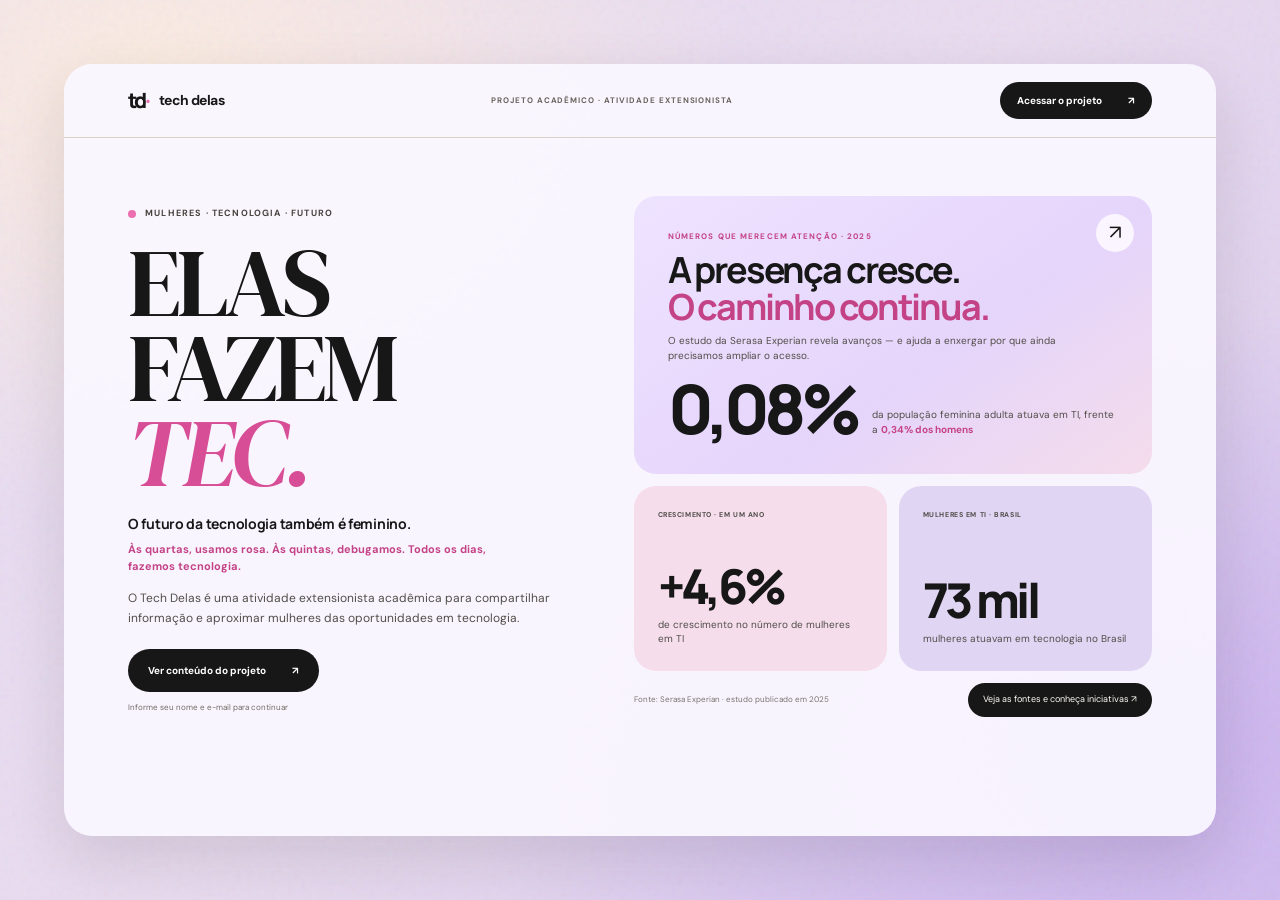
<file: index.html>
<!doctype html>
<html lang="pt-BR">

<head>
  <meta charset="utf-8" />
  <meta name="viewport" content="width=device-width, initial-scale=1" />
  <meta name="theme-color" content="#e4d9f4" />
  <meta name="description" content="Tech Delas é um projeto acadêmico de extensão sobre mulheres na tecnologia. Conheça dados de 2025 e acesse conteúdos gratuitos." />
  <title>Tech Delas — Elas fazem TEC.</title>
  <link rel="preconnect" href="https://fonts.googleapis.com" />
  <link rel="preconnect" href="https://fonts.gstatic.com" crossorigin />
  <link href="https://fonts.googleapis.com/css2?family=DM+Sans:wght@400;500;600;700&family=DM+Serif+Display:ital@0;1&family=Manrope:wght@400;500;600;700;800&display=swap" rel="stylesheet" />
  <link rel="stylesheet" href="styles/styles.css" />
  <link rel="stylesheet" href="styles/index.css" />
</head>

<body class="landing-body">
  <div class="landing-shell">
    <header class="topbar landing-topbar">
      <a class="brand" href="#inicio" aria-label="Tech Delas, início">
        <span class="brand-mark">td<span>·</span></span><span>tech delas</span>
      </a>
      <span class="project-label">PROJETO ACADÊMICO · ATIVIDADE EXTENSIONISTA</span>
      <a class="button button-dark landing-nav-cta" href="pages/cadastro.html">Acessar o projeto <span aria-hidden="true">↗</span></a>
    </header>

    <main>
      <section class="landing-hero" id="inicio" aria-labelledby="hero-title">
        <div class="landing-hero-copy">
          <p class="eyebrow"><span class="eyebrow-dot"></span> MULHERES · TECNOLOGIA · FUTURO</p>
          <h1 id="hero-title">ELAS<br />FAZEM<br /><em>TEC.</em></h1>
          <p class="landing-tagline">O futuro da tecnologia também é feminino.</p>
          <p class="landing-wink">Às quartas, usamos rosa. Às quintas, debugamos. Todos os dias, fazemos tecnologia.</p>
          <p class="landing-description">O Tech Delas é uma atividade extensionista acadêmica para compartilhar informação e aproximar mulheres das oportunidades em tecnologia.</p>
          <a class="button button-dark" href="pages/cadastro.html">Ver conteúdo do projeto <span aria-hidden="true">↗</span></a>
          <span class="landing-hint">Informe seu nome e e-mail para continuar</span>
        </div>

        <div class="landing-stats-panel" role="group" aria-labelledby="landing-stats-title">
          <article class="landing-stat-feature">
            <span class="kicker">NÚMEROS QUE MERECEM ATENÇÃO · 2025</span>
            <a class="stat-feature-link"
              href="https://www.serasaexperian.com.br/sala-de-imprensa/rh/numero-de-mulheres-em-ti-cresce-46-em-um-ano-revela-serasa-experian/"
              target="_blank" rel="noopener noreferrer"
              aria-label="Abrir estudo da Serasa Experian sobre mulheres em TI" title="Fonte: Serasa Experian">↗</a>
            <h2 id="landing-stats-title">A presença cresce.<br /><em>O caminho continua.</em></h2>
            <p>O estudo da Serasa Experian revela avanços — e ajuda a enxergar por que ainda precisamos ampliar o acesso.</p>
            <div class="feature-stat-line">
              <strong>0,08%</strong>
              <span>da população feminina adulta atuava em TI, frente a <b>0,34% dos homens</b></span>
            </div>
          </article>

          <div class="landing-stat-grid">
            <article class="stat-card stat-rose">
              <span class="stat-card-label">CRESCIMENTO · EM UM ANO</span>
              <strong>+4,6%</strong>
              <span>de crescimento no número de mulheres em TI</span>
            </article>
            <article class="stat-card stat-lilac">
              <span class="stat-card-label">MULHERES EM TI · BRASIL</span>
              <strong>73 mil</strong>
              <span>mulheres atuavam em tecnologia no Brasil</span>
            </article>
          </div>

          <div class="landing-stats-footer">
            <span>Fonte: Serasa Experian · estudo publicado em 2025</span>
            <a href="pages/cadastro.html">Veja as fontes e conheça iniciativas <span aria-hidden="true">↗</span></a>
          </div>
        </div>
      </section>
    </main>
  </div>
</body>

</html>
</file>
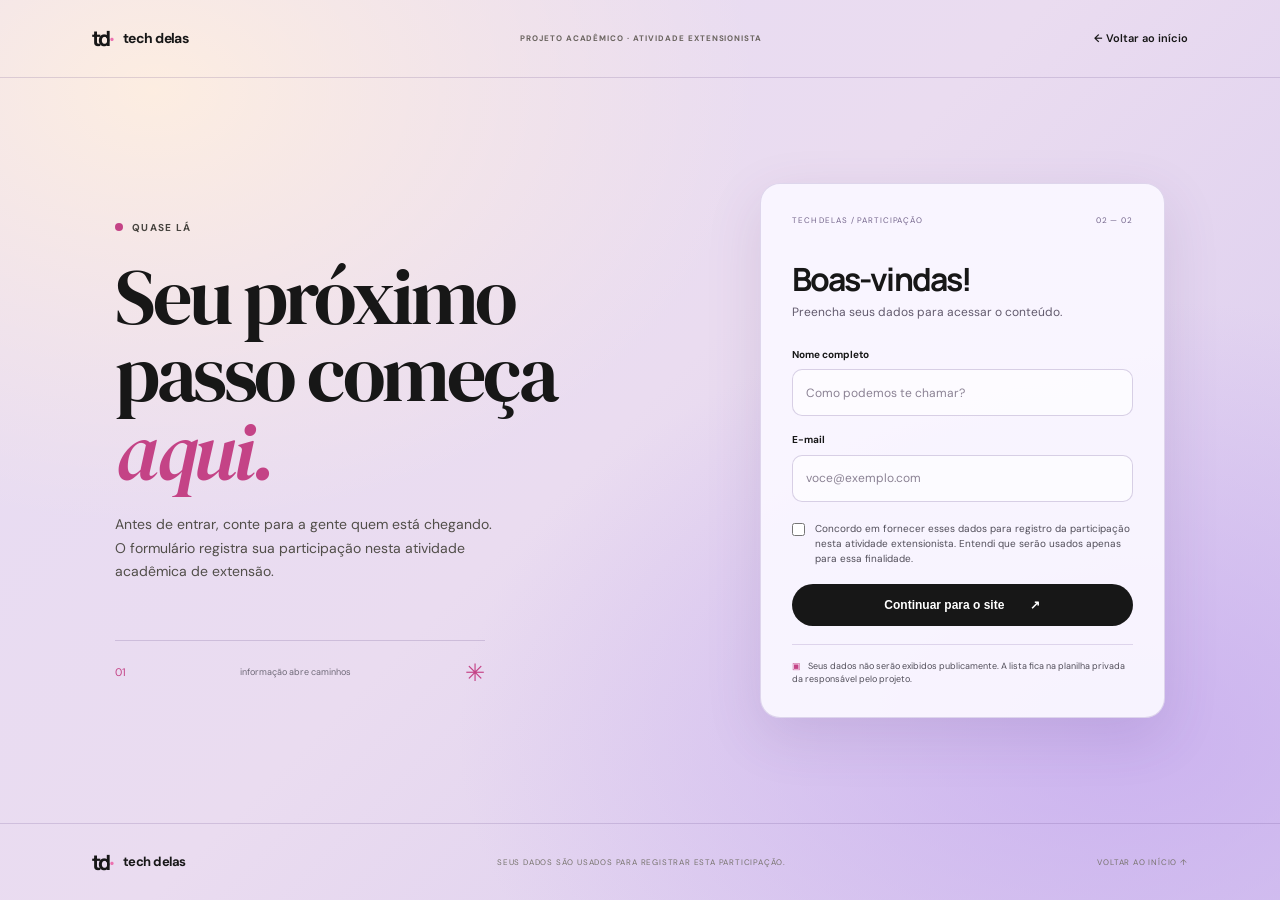
<file: cadastro.html>
<!doctype html>
<html lang="pt-BR">

<head>
  <meta charset="utf-8" />
  <meta name="viewport" content="width=device-width, initial-scale=1" />
  <meta name="theme-color" content="#f7f3e8" />
  <meta name="description" content="Registre sua participação e conheça o Tech Delas." />
  <title>Participar — Tech Delas</title>
  <link rel="preconnect" href="https://fonts.googleapis.com" />
  <link rel="preconnect" href="https://fonts.gstatic.com" crossorigin />
  <link href="https://fonts.googleapis.com/css2?family=DM+Sans:wght@400;500;600;700&family=DM+Serif+Display:ital@0;1&family=Manrope:wght@400;500;600;700;800&display=swap" rel="stylesheet" />
  <link rel="stylesheet" href="styles/styles.css" />
  <link rel="stylesheet" href="styles/cadastro.css" />
</head>

<body class="registration-page">

  <header class="topbar"><a class="brand" href="index.html"><span class="brand-mark">td<span>·</span></span><span>tech
        delas</span></a><span class="project-label">PROJETO ACADÊMICO · ATIVIDADE EXTENSIONISTA</span><a class="back-link" href="index.html">← Voltar ao início</a></header>
  <main class="register-layout">
    <section class="register-copy">
      <p class="eyebrow"><span class="eyebrow-dot"></span> QUASE LÁ</p>
      <h1>Seu próximo<br />passo começa<br /><em>aqui.</em></h1>
      <p>Antes de entrar, conte para a gente quem está chegando. O formulário registra sua participação nesta atividade acadêmica de extensão.</p>
      <div class="register-decoration"><span>01</span><span>informação abre caminhos</span><span>✳</span></div>
    </section>
    <section class="form-card">
      <div class="form-card-top"><span>TECH DELAS / PARTICIPAÇÃO</span><span>02 — 02</span></div>
      <h2>Boas-vindas!</h2>
      <p class="form-intro">Preencha seus dados para acessar o conteúdo.</p>
      <form id="registration-form" novalidate>
        <label for="name">Nome completo</label><input id="name" name="name" type="text" autocomplete="name"
          maxlength="100" placeholder="Como podemos te chamar?" required />
        <label for="email">E-mail</label><input id="email" name="email" type="email" autocomplete="email"
          maxlength="150" placeholder="voce@exemplo.com" required />
        <label class="consent"><input id="consent" type="checkbox" required /><span>Concordo em fornecer esses dados
            para registro da participação nesta atividade extensionista. Entendi que serão usados apenas para essa
            finalidade.</span></label>
        <label class="honeypot" aria-hidden="true">Não preencha este campo<input name="website" tabindex="-1"
            autocomplete="off" /></label>
        <p class="form-error" id="form-error" role="alert"></p><button class="button button-dark submit-button"
          type="submit">Continuar para o site <span>↗</span></button>
      </form>
      <p class="privacy-note"><span class="lock-icon">▣</span> Seus dados não serão exibidos publicamente. A lista fica
        na planilha privada da responsável pelo projeto.</p>
      <p class="setup-note" id="setup-note" hidden>O formulário ainda precisa ser conectado à planilha da responsável.
        Consulte o arquivo LEIA-ME para ativar os envios.</p>
    </section>
  </main>

  <footer class="footer">
    <a class="brand" href="index.html">
      <span class="brand-mark">td<span>·</span></span><span>tech delas</span></a><span>SEUS DADOS SÃO USADOS PARA
      REGISTRAR ESTA PARTICIPAÇÃO.</span>
    <a href="index.html">VOLTAR AO INÍCIO ↑</a>
  </footer>

  <script src="js/script.js"></script>
</body>

</html>
</file>
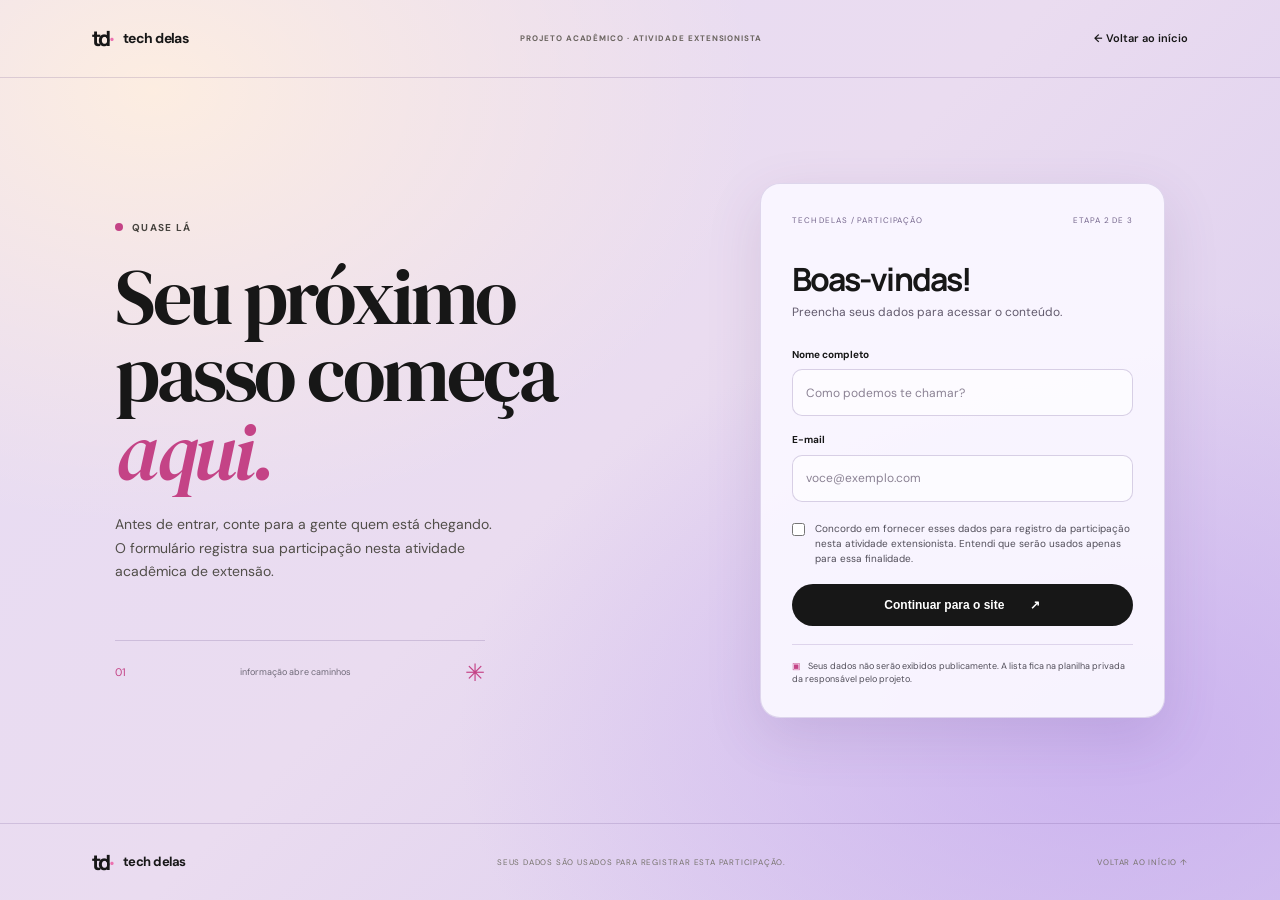
<file: conteudo.html>
<!doctype html>
<html lang="pt-BR">

<head>
  <meta charset="utf-8" />
  <meta name="viewport" content="width=device-width, initial-scale=1" />
  <meta name="theme-color" content="#f7f5f1" />
  <meta name="description" content="Panorama, comunidades, cursos gratuitos e leituras para mulheres na tecnologia — Tech Delas." />
  <title>Tech Delas — Caminhos, comunidades e leituras</title>
  <link rel="preconnect" href="https://fonts.googleapis.com" />
  <link rel="preconnect" href="https://fonts.gstatic.com" crossorigin />
  <link href="https://fonts.googleapis.com/css2?family=DM+Sans:wght@400;500;600;700&family=DM+Serif+Display:ital@0;1&family=Manrope:wght@400;500;600;700;800&display=swap" rel="stylesheet" />
  <link rel="stylesheet" href="./styles/styles.css" />
  <link rel="stylesheet" href="./styles/conteudo.css" />
</head>

<body class="content-body">

  <header class="topbar">
    <a class="brand" href="index.html" aria-label="Tech Delas, início"><span
        class="brand-mark">td<span>·</span></span><span>tech delas</span></a>
    <nav class="content-nav" aria-label="Navegação da página"><a href="#panorama">Panorama</a><a href="#caminhos">Caminhos</a><a href="#communities-title">Comunidades</a><a href="#courses-title">Cursos</a><a href="#reading-title">Leituras</a></nav>
    <a class="back-link" href="index.html#inicio">← Página inicial</a>
  </header>
  <main class="content-page" id="topo">
    <section class="content-hero" id="inicio" aria-labelledby="content-hero-title">
      <div class="content-hero-copy"><div class="content-hero-tags"><span>ODS 4 · EDUCAÇÃO DE QUALIDADE</span><span>ODS 5 · IGUALDADE DE GÊNERO</span></div>
        <p class="eyebrow">UM GUIA DE POSSIBILIDADES NA TECNOLOGIA</p>
        <h1 id="content-hero-title">Tecnologia também se escreve <em>no feminino.</em></h1>
        <p class="content-lead">A presença feminina no setor avança, mas ainda encontra diferenças de acesso, remuneração e liderança. Conhecer o cenário é um passo para ampliar oportunidades e encontrar apoio para seguir.</p>
        <a class="content-primary-link" href="#panorama">Explore o panorama <span aria-hidden="true">→</span></a>
      </div>
      <aside class="content-hero-aside"><article class="content-feature-note"><span class="content-kicker">BRASIL, AGORA</span><h2>O crescimento existe, mas a igualdade ainda não acompanha o mesmo ritmo.</h2><p>Formação, entrada no mercado, remuneração e liderança formam um percurso em que as oportunidades ainda se distribuem de maneira desigual.</p></article><article class="content-brand-note"><span class="content-kicker">TECH DELAS</span><p>Informação, redes de apoio e oportunidades para abrir caminhos na tecnologia.</p></article><span class="content-orbit" aria-hidden="true"></span></aside>
    </section>

    <section class="content-section panorama-section" id="panorama" aria-labelledby="panorama-title">
      <div class="content-section-heading"><div><span class="content-kicker">01 — O CENÁRIO ATUAL</span><h2 id="panorama-title">Avanço real.<br />Equilíbrio ainda distante.</h2></div>
        <div class="panorama-copy"><p>A participação feminina em tecnologia vem crescendo no Brasil, mas esse movimento ainda convive com diferenças de acesso, permanência, remuneração e liderança.</p><p>Os levantamentos usam universos e critérios diferentes e não devem ser comparados diretamente. Ainda assim, ajudam a dimensionar avanços e desafios.</p><p class="panorama-source">Texto e dados reunidos a partir do artigo <a href="https://www.serasaexperian.com.br/carreiras/blog-carreiras/mulheres-na-tecnologia/" target="_blank" rel="noopener noreferrer">“Mulheres na tecnologia em 2026: avanços e desafios”</a>, da Serasa Experian.</p></div>
      </div>
      <div class="content-stats"><article><strong>+4,6%</strong><p>de crescimento no número de mulheres em TI entre 2024 e 2025, segundo estudo da Serasa Experian.</p></article><article><strong>39,2%</strong><p>da força de trabalho no setor de TIC era feminina no recorte do Relatório de Diversidade 2025 da Brasscom.</p></article><article><strong>27,5%</strong><p>era a diferença salarial entre gêneros identificada pelo mesmo relatório setorial.</p></article></div>
      <p class="content-data-note">Os dados vêm de levantamentos diferentes; consulte as fontes completas na seção Panorama &amp; leituras.</p>
    </section>

    <section class="content-section paths-section" id="caminhos" aria-labelledby="paths-title">
      <div class="paths-layout"><div class="paths-intro"><span class="content-kicker">02 — DO INTERESSE À OPORTUNIDADE</span><h2 id="paths-title">Há mais de um caminho para entrar.</h2><p>Tecnologia é feita de habilidades técnicas e humanas. Experimentar áreas, construir redes e tornar o aprendizado concreto ajuda a transformar curiosidade em possibilidade.</p></div>
        <div class="paths-list"><article><span>01</span><div><h3>Aprender</h3><p>Comece pela curiosidade: lógica, dados, design e segurança são portas possíveis. Há cursos gratuitos para explorar no seu ritmo.</p></div><b aria-hidden="true">⌑</b></article><article><span>02</span><div><h3>Conectar</h3><p>Comunidades, mentorias e referências ajudam a transformar estudo isolado em repertório e pertencimento.</p></div><b aria-hidden="true">♧</b></article><article><span>03</span><div><h3>Construir</h3><p>Projetos pequenos e consistentes tornam o conhecimento visível e ajudam a contar sua trajetória.</p></div><b aria-hidden="true">&lt;/&gt;</b></article></div>
      </div>
      <div class="paths-cards"><article><span aria-hidden="true">↗</span><h3>O que ainda precisa mudar</h3><ul><li>Combater estereótipos desde a educação básica.</li><li>Criar processos de seleção e promoção mais justos.</li><li>Garantir segurança psicológica, reconhecimento e permanência.</li><li>Ampliar a presença feminina em decisões e lideranças.</li></ul></article><article class="paths-card-lilac"><span aria-hidden="true">◎</span><h3>Por que isso importa</h3><p>Equipes plurais observam problemas por mais ângulos, questionam vieses e criam produtos capazes de servir melhor a diferentes pessoas. Igualdade também faz parte da qualidade da tecnologia.</p><div class="content-ods"><span>ODS 4</span><span>ODS 5</span></div></article></div>
    </section>
    <section class="content-section" aria-labelledby="communities-title">
      <div class="content-section-heading">
        <div><span class="content-kicker">01 / CONECTAR</span>
          <h2 id="communities-title">Comunidades &amp; redes de apoio</h2>
        </div>
        <p>Conheça iniciativas feitas para ampliar a presença e a troca entre mulheres na tecnologia.</p>
      </div>
      <div class="community-carousel">
        <div class="community-carousel-controls">
          <p>Use as setas para explorar as iniciativas.</p>
          <div class="carousel-buttons"><button type="button" data-carousel-step="-1"
              aria-label="Ver iniciativas anteriores">←</button><button type="button" data-carousel-step="1"
              aria-label="Ver próximas iniciativas">→</button></div>
        </div>
        <div class="community-track" id="community-track" role="region"
          aria-label="Carrossel de comunidades e redes de apoio">
          <a class="community-card community-pink" href="https://www.programaria.org/" target="_blank"
            rel="noopener noreferrer"><span class="community-card-top">01 / COMUNIDADE</span><span
              class="community-card-arrow">↗</span>
            <h3>PrograMaria</h3>
            <p>Formação, cursos e iniciativas para mulheres na tecnologia.</p><span class="community-card-link">Conhecer
              iniciativa</span>
          </a>
          <a class="community-card community-lime" href="https://www.womakerscode.org/comunidade" target="_blank"
            rel="noopener noreferrer"><span class="community-card-top">02 / COMUNIDADE</span><span
              class="community-card-arrow">↗</span>
            <h3>WoMakersCode</h3>
            <p>Comunidade, eventos, cursos e ciclos de mentoria.</p><span class="community-card-link">Acessar
              comunidade</span>
          </a>
          <a class="community-card community-blue" href="https://elasprogramam.com.br/" target="_blank"
            rel="noopener noreferrer"><span class="community-card-top">03 / INICIATIVA</span><span
              class="community-card-arrow">↗</span>
            <h3>Elas Programam</h3>
            <p>Iniciativa de inclusão e aprendizado em tecnologia.</p><span class="community-card-link">Conhecer
              iniciativa</span>
          </a>
          <a class="community-card community-paper" href="https://reprograma.com.br/" target="_blank"
            rel="noopener noreferrer"><span class="community-card-top">04 / FORMAÇÃO</span><span
              class="community-card-arrow">↗</span>
            <h3>{reprograma}</h3>
            <p>Formação gratuita em programação para mulheres; confira os processos seletivos abertos.</p><span
              class="community-card-link">Ver oportunidades</span>
          </a>
          <a class="community-card community-pink" href="https://mulheresnatecnologia.com.br/" target="_blank"
            rel="noopener noreferrer"><span class="community-card-top">05 / COMUNIDADE</span><span
              class="community-card-arrow">↗</span>
            <h3>Mulheres na Tecnologia</h3>
            <p>Conteúdos, vozes e comunidades tech para descobrir e acompanhar.</p><span
              class="community-card-link">Explorar a rede</span>
          </a>
        </div>
      </div>
    </section>
    <section class="content-section" aria-labelledby="courses-title">
      <div class="content-section-heading">
        <div><span class="content-kicker">02 / APRENDER</span>
          <h2 id="courses-title">Cursos &amp; plataformas gratuitas</h2>
        </div>
        <p>Opções para estudar no seu ritmo. Confira as condições, inscrições e certificados em cada plataforma.</p>
      </div>
      <div class="resource-list content-resource-list">
        <a class="resource-row content-resource-row" href="https://www.ev.org.br/" target="_blank"
          rel="noopener noreferrer"><span class="resource-no">01</span><span class="resource-name">Fundação Bradesco —
            Escola Virtual <small>Cursos online gratuitos em programação e TI</small></span><span
            class="resource-type">GRATUITO · ONLINE</span><span class="resource-arrow">↗</span></a>
        <a class="resource-row content-resource-row" href="https://www.cursoemvideo.com/" target="_blank"
          rel="noopener noreferrer"><span class="resource-no">02</span><span class="resource-name">Curso em Vídeo
            <small>Aulas de programação, Python, JavaScript, Git e outros temas</small></span><span
            class="resource-type">GRATUITO · AULAS</span><span class="resource-arrow">↗</span></a>
        <a class="resource-row content-resource-row" href="https://www.dio.me/" target="_blank"
          rel="noopener noreferrer"><span class="resource-no">03</span><span class="resource-name">DIO <small>Cursos e
              bootcamps; confira quais oportunidades estão gratuitas</small></span><span class="resource-type">CURSOS ·
            BOOTCAMPS</span><span class="resource-arrow">↗</span></a>
        <a class="resource-row content-resource-row" href="https://www.eucapacito.com.br/"
          target="_blank" rel="noopener noreferrer"><span class="resource-no">04</span><span class="resource-name">Eu
            Capacito <small>Plataforma com cursos gratuitos em tecnologia, programação, dados e outros temas</small></span><span class="resource-type">GRATUITO · ONLINE</span><span
            class="resource-arrow">↗</span></a>
      </div>
      <p class="resource-disclaimer">Cursos, gratuidade, carga horária e períodos de inscrição podem mudar. Confirme os
        detalhes diretamente na página de cada instituição.</p>
    </section>
    <section class="content-section" aria-labelledby="reading-title">
      <div class="content-section-heading">
        <div><span class="content-kicker">03 / ENTENDER</span><h2 id="reading-title">Panorama &amp; leituras</h2></div>
        <p>Estatísticas e artigos para conhecer melhor a presença feminina na tecnologia.</p>
      </div>
      <div class="resource-list content-resource-list">
        <a class="resource-row content-resource-row" href="https://www.serasaexperian.com.br/sala-de-imprensa/rh/numero-de-mulheres-em-ti-cresce-46-em-um-ano-revela-serasa-experian/" target="_blank" rel="noopener noreferrer"><span class="resource-no">01</span><span class="resource-name">Mulheres em TI no Brasil <small>Estudo Serasa Experian · dados publicados em 2025</small></span><span class="resource-type">ESTATÍSTICAS</span><span class="resource-arrow">↗</span></a>
        <a class="resource-row content-resource-row" href="https://www.mindtek.com.br/2026/03/mulheres-na-tecnologia-no-brasil/" target="_blank" rel="noopener noreferrer"><span class="resource-no">02</span><span class="resource-name">Panorama da mulher na TI no Brasil <small>Dados e representatividade</small></span><span class="resource-type">ARTIGO</span><span class="resource-arrow">↗</span></a>
        <a class="resource-row content-resource-row" href="https://blog.techforhumans.com.br/post/mulheres-na-tecnologia-uma-analise-global-e-brasileira-da-representatividade-e-desafios" target="_blank" rel="noopener noreferrer"><span class="resource-no">03</span><span class="resource-name">Representatividade e desafios na tecnologia <small>Análise global e brasileira</small></span><span class="resource-type">ARTIGO</span><span class="resource-arrow">↗</span></a>
        <a class="resource-row content-resource-row" href="https://recima21.com.br/recima21/pt_BR/article/view/6654" target="_blank" rel="noopener noreferrer"><span class="resource-no">04</span><span class="resource-name">Pesquisa acadêmica sobre mulheres na tecnologia <small>Artigo científico</small></span><span class="resource-type">PESQUISA</span><span class="resource-arrow">↗</span></a>
      </div>
    </section>
  </main>
  <footer class="footer">
    <a class="brand" href="index.html">
      <span class="brand-mark">td<span>·</span></span>
      <span>tech delas</span>
    </a>
    <p>Conteúdo para informar, inspirar e movimentar.</p>
    <p>Conteúdo desta página reescrito e organizado em formato educativo, sem reprodução literal.</p>
    <a href="index.html">VOLTAR AO INÍCIO</a>
  </footer>
  <script src="js/script.js"></script>
</body>

</html>
</file>
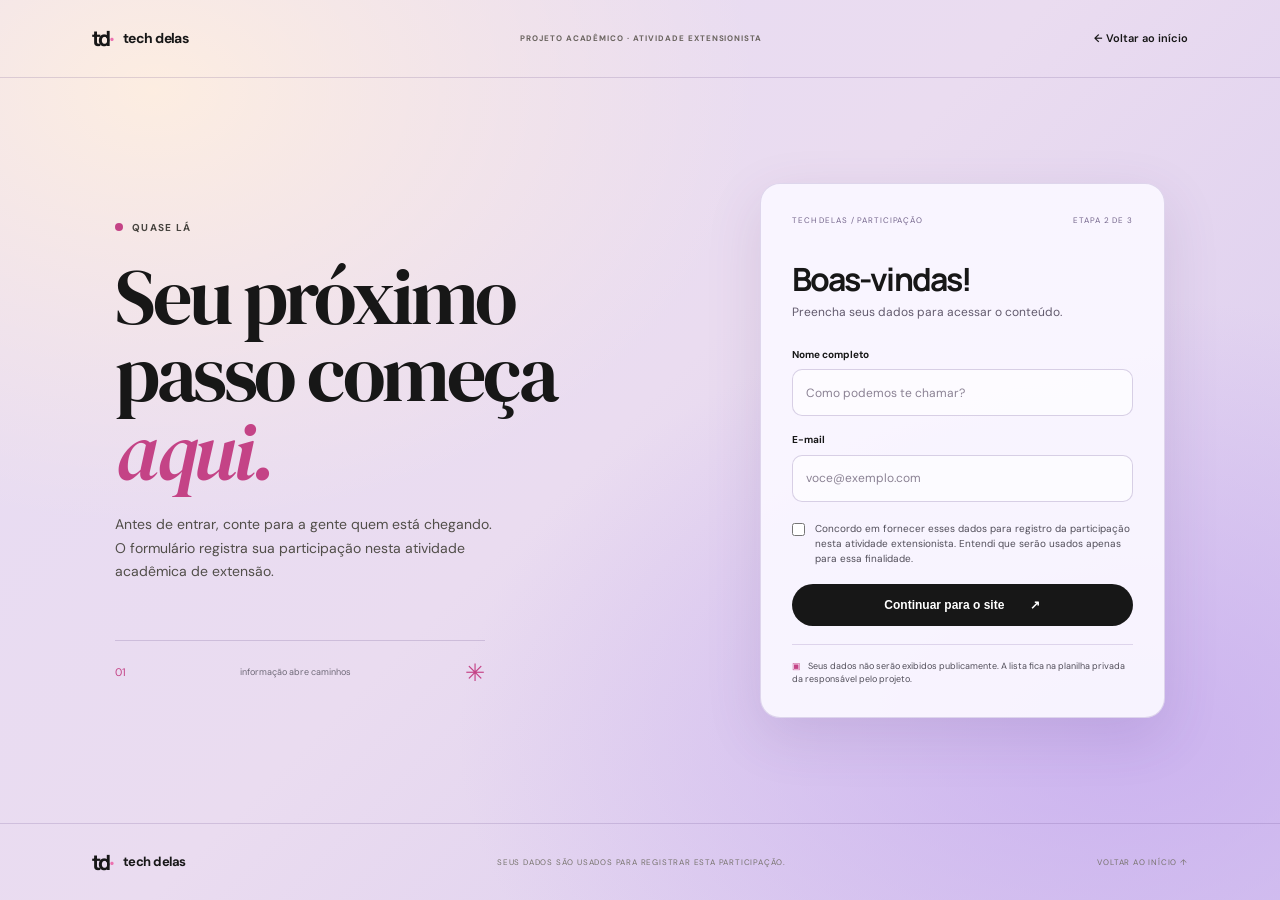
<file: pages/cadastro.html>
<!doctype html>
<html lang="pt-BR">

<head>
  <meta charset="utf-8" />
  <meta name="viewport" content="width=device-width, initial-scale=1" />
  <meta name="theme-color" content="#e4d9f4" />
  <meta name="description" content="Registre sua participação e conheça o Tech Delas." />
  <title>Participar — Tech Delas</title>
  <link rel="preconnect" href="https://fonts.googleapis.com" />
  <link rel="preconnect" href="https://fonts.gstatic.com" crossorigin />
  <link href="https://fonts.googleapis.com/css2?family=DM+Sans:wght@400;500;600;700&family=DM+Serif+Display:ital@0;1&family=Manrope:wght@400;500;600;700;800&display=swap" rel="stylesheet" />
  <link rel="stylesheet" href="../styles/styles.css" />
  <link rel="stylesheet" href="../styles/cadastro.css" />
</head>

<body class="registration-page">

  <header class="topbar">
    <a class="brand" href="../index.html">
      <span class="brand-mark">td<span>·</span></span><span>tech delas</span>
    </a>
    <span class="project-label">PROJETO ACADÊMICO · ATIVIDADE EXTENSIONISTA</span>
    <a class="back-link" href="../index.html">← Voltar ao início</a>
  </header>

  <main class="register-layout">
    <section class="register-copy">
      <p class="eyebrow"><span class="eyebrow-dot"></span> QUASE LÁ</p>
      <h1>Seu próximo<br />passo começa<br /><em>aqui.</em></h1>
      <p>Antes de entrar, conte para a gente quem está chegando. O formulário registra sua participação nesta atividade acadêmica de extensão.</p>
      <div class="register-decoration" aria-hidden="true">
        <span>01</span><span>informação abre caminhos</span><span>✳</span>
      </div>
    </section>

    <section class="form-card">
      <div class="form-card-top"><span>TECH DELAS / PARTICIPAÇÃO</span><span>ETAPA 2 DE 3</span></div>
      <h2>Boas-vindas!</h2>
      <p class="form-intro">Preencha seus dados para acessar o conteúdo.</p>

      <form id="registration-form" novalidate>
        <label for="name">Nome completo</label>
        <input id="name" name="name" type="text" autocomplete="name" maxlength="100"
          placeholder="Como podemos te chamar?" required />

        <label for="email">E-mail</label>
        <input id="email" name="email" type="email" autocomplete="email" maxlength="150"
          placeholder="voce@exemplo.com" required />

        <label class="consent" for="consent">
          <input id="consent" type="checkbox" required />
          <span>Concordo em fornecer esses dados para registro da participação nesta atividade extensionista. Entendi que serão usados apenas para essa finalidade.</span>
        </label>

        <!-- Campo-isca anti-spam: não remover (o script.js o consulta) -->
        <label class="honeypot" aria-hidden="true">Não preencha este campo
          <input name="website" tabindex="-1" autocomplete="off" />
        </label>

        <p class="form-error" id="form-error" role="alert"></p>
        <button class="button button-dark submit-button" type="submit">Continuar para o site <span aria-hidden="true">↗</span></button>
      </form>

      <p class="privacy-note"><span class="lock-icon" aria-hidden="true">▣</span> Seus dados não serão exibidos publicamente. A lista fica na planilha privada da responsável pelo projeto.</p>
      <p class="setup-note" id="setup-note" hidden>O formulário ainda precisa ser conectado à planilha da responsável. Consulte o README.md para ativar os envios.</p>
    </section>
  </main>

  <footer class="footer">
    <a class="brand" href="../index.html">
      <span class="brand-mark">td<span>·</span></span><span>tech delas</span>
    </a>
    <span>SEUS DADOS SÃO USADOS PARA REGISTRAR ESTA PARTICIPAÇÃO.</span>
    <a href="../index.html">VOLTAR AO INÍCIO ↑</a>
  </footer>

  <script src="../js/script.js"></script>
</body>

</html>
</file>
<file: styles/styles.css>
/* 1. Tokens ---------------------------------------------------------------- */
:root {
  /* Neutros */
  --cream: #f7f3e8;
  --paper: #fffdf7;
  --ink: #171717;
  --line: #d9d3c7;
  --text: #514e49;
  --text-soft: #77736d;

  /* Rosas */
  --pink: #ec70af;
  --pink-hover: #d74e96;
  --pink-deep: #c44386;
  --pink-kicker: #a43d7d;

  /* Superfícies lilás */
  --rose: #f5ddec;
  --lilac: #e1d5f4;
  --lavender: #e6e0f6;
  --surface: rgba(250, 247, 255, .94);

  /* Tipografia */
  --font: "DM Sans", Arial, sans-serif;
  --display: Manrope, "DM Sans", Arial, sans-serif;
  --serif: "DM Serif Display", Georgia, serif;
}

/* 2. Base ------------------------------------------------------------------ */
* {
  box-sizing: border-box;
}

html {
  scroll-behavior: smooth;
}

body {
  margin: 0;
  background: var(--cream);
  color: var(--ink);
  font-family: var(--font);
  font-size: 15px;
  line-height: 1.55;
}

a {
  color: inherit;
  text-decoration: none;
}

/* 3. Componentes ----------------------------------------------------------- */
.topbar {
  height: 78px;
  padding: 0 7.2%;
  display: flex;
  align-items: center;
  justify-content: space-between;
  border-bottom: 1px solid rgba(23, 23, 23, .12);
}

.brand {
  display: inline-flex;
  align-items: center;
  gap: 10px;
  font-size: 14px;
  font-weight: 700;
  letter-spacing: -.04em;
}

.brand-mark {
  font-family: var(--display);
  font-weight: 800;
  font-size: 21px;
  letter-spacing: -.1em;
}

.brand-mark span {
  color: var(--pink);
}

.back-link {
  font-size: 11px;
  font-weight: 600;
}

.back-link:hover {
  color: var(--pink-hover);
}

.project-label {
  color: #69635e;
  font-size: 8px;
  font-weight: 700;
  letter-spacing: .12em;
  text-align: center;
}

.eyebrow {
  display: flex;
  align-items: center;
  gap: 9px;
  color: #47443f;
  font-size: 10px;
  font-weight: 700;
  letter-spacing: .13em;
}

.eyebrow-dot {
  width: 8px;
  height: 8px;
  border-radius: 50%;
  background: var(--pink);
}

/* Rótulo pequeno acima de títulos e cartões (usado na home e no conteúdo) */
.kicker {
  color: var(--pink-kicker);
  font-size: 9px;
  font-weight: 700;
  letter-spacing: .14em;
}

.button {
  display: inline-flex;
  align-items: center;
  justify-content: center;
  gap: 26px;
  padding: 14px 20px;
  border-radius: 99px;
  font-size: 12px;
  font-weight: 700;
  transition: transform .2s, background .2s;
}

.button:hover {
  transform: translateY(-2px);
}

.button-dark {
  background: var(--ink);
  color: #fff;
}

.button-dark:hover {
  background: #393333;
}

.footer {
  min-height: 77px;
  padding: 18px 7.2%;
  display: flex;
  align-items: center;
  justify-content: space-between;
  border-top: 1px solid var(--line);
  color: var(--text-soft);
  font-size: 8px;
  letter-spacing: .1em;
}

.footer .brand {
  color: var(--ink);
  font-size: 13px;
}

/* 4. Fundo lilás compartilhado pela home e pelo cadastro -------------------- */
.landing-body,
.registration-page {
  min-height: 100vh;
  background-color: #e4d9f4;
  background-image:
    radial-gradient(ellipse at 12% 10%, rgba(255, 239, 223, .9), transparent 38%),
    radial-gradient(ellipse at 88% 82%, rgba(198, 170, 239, .75), transparent 42%),
    linear-gradient(135deg, #e7dcf4 0%, #eadcf0 48%, #d8c9ef 100%);
}

/* 5. Responsivo ------------------------------------------------------------ */
@media (max-width: 800px) {
  .topbar {
    height: 66px;
    padding: 0 5%;
  }

  .footer {
    padding: 17px 5%;
    gap: 12px;
    flex-wrap: wrap;
  }

  .footer > span {
    display: none;
  }
}

@media (max-width: 430px) {
  .button {
    padding: 13px 16px;
  }

  .footer .brand {
    font-size: 12px;
  }

  .footer > a:last-child {
    font-size: 7px;
  }
}
</file>
<file: styles/index.css>
/* Página */
.landing-body {
  position: relative;
  isolation: isolate;
  padding: clamp(18px, 5vw, 64px);
}

/* Textura de ruído */
.landing-body::before {
  position: fixed;
  z-index: -1;
  inset: 0;
  pointer-events: none;
  content: "";
  opacity: .25;
  background-image: url("data:image/svg+xml,%3Csvg viewBox='0 0 180 180' xmlns='http://www.w3.org/2000/svg'%3E%3Cfilter id='n'%3E%3CfeTurbulence type='fractalNoise' baseFrequency='.86' numOctaves='3' stitchTiles='stitch'/%3E%3C/filter%3E%3Crect width='100%25' height='100%25' filter='url(%23n)' opacity='.28'/%3E%3C/svg%3E");
}

/* A rolagem acontece no <html>, por isso a barra é ocultada nele */
html:has(> body.landing-body) {
  scrollbar-width: none;
  -ms-overflow-style: none;
}

html:has(> body.landing-body)::-webkit-scrollbar {
  display: none;
}

.landing-shell {
  width: min(100%, 1480px);
  min-height: calc(100vh - clamp(36px, 10vw, 128px));
  margin: 0 auto;
  overflow: hidden;
  border-radius: 28px;
  background: var(--surface);
  box-shadow: 0 22px 60px rgba(23, 23, 23, .12);
}

/* Topo */
.landing-topbar {
  height: 74px;
  padding: 0 clamp(24px, 5vw, 72px);
  border-bottom: 1px solid var(--line);
}

.landing-nav-cta {
  padding: 11px 17px;
  font-size: 10px;
}

/* Hero */
.landing-hero {
  min-height: 520px;
  padding: clamp(32px, 4.5vw, 64px) clamp(24px, 5vw, 72px);
  display: grid;
  grid-template-columns: minmax(0, .92fr) minmax(0, 1.08fr);
  align-items: center;
  gap: clamp(28px, 5vw, 72px);
  overflow: hidden;
}

.landing-hero-copy {
  position: relative;
  z-index: 1;
  max-width: 570px;
}

.landing-hero-copy .eyebrow {
  font-size: 9px;
}

.landing-hero h1 {
  margin: 20px 0 14px;
  font: 400 clamp(64px, 7.5vw, 104px)/.88 var(--serif);
  letter-spacing: -.045em;
}

.landing-hero h1 em {
  color: var(--pink-hover);
  font-style: italic;
}

.landing-tagline {
  margin: 20px 0 9px;
  font: 700 14px/1.25 var(--display);
  letter-spacing: -.02em;
}

.landing-wink {
  max-width: 400px;
  margin: 0 0 15px;
  color: var(--pink-deep);
  font-size: 11px;
  font-weight: 700;
  line-height: 1.5;
}

.landing-description {
  max-width: 440px;
  margin: 0 0 20px;
  color: var(--text);
  font-size: 12px;
  line-height: 1.65;
}

.landing-hero-copy > .button {
  font-size: 10px;
}

.landing-hint {
  display: block;
  margin-top: 9px;
  color: #6f6a64;
  font-size: 8px;
}

/* Painel de números */
.landing-stats-panel {
  min-width: 0;
  display: grid;
  align-content: center;
  gap: 12px;
}

.landing-stat-feature,
.stat-card {
  transition: transform .2s ease, box-shadow .2s ease;
}

.landing-stat-feature:hover,
.stat-card:hover {
  transform: translateY(-4px);
  box-shadow: 0 14px 28px rgba(91, 65, 130, .16);
}

.landing-stat-feature {
  position: relative;
  min-height: 270px;
  padding: clamp(22px, 3vw, 34px);
  border-radius: 22px;
  display: flex;
  flex-direction: column;
  align-items: flex-start;
  background: linear-gradient(145deg, #eee3ff 0%, #e5d5fb 58%, #f4dceb 100%);
}

.landing-stat-feature .kicker {
  padding-right: 52px;
  color: var(--pink-deep);
  font-size: 8px;
}

.landing-stat-feature h2 {
  margin: 10px 42px 8px 0;
  font: 700 clamp(25px, 3vw, 36px)/1.02 var(--display);
  letter-spacing: -.06em;
}

.landing-stat-feature h2 em {
  color: var(--pink-deep);
  font-style: normal;
}

.landing-stat-feature > p {
  max-width: 430px;
  margin: 0;
  color: var(--text);
  font-size: 10px;
  line-height: 1.5;
}

.feature-stat-line {
  margin-top: auto;
  padding-top: 15px;
  display: flex;
  align-items: flex-end;
  gap: 16px;
}

.feature-stat-line strong {
  flex: 0 0 auto;
  font: 800 clamp(48px, 5.5vw, 68px)/.9 var(--display);
  letter-spacing: -.08em;
}

.feature-stat-line span {
  max-width: 260px;
  padding-bottom: 3px;
  color: var(--text);
  font-size: 10px;
  line-height: 1.5;
}

.feature-stat-line b {
  color: var(--pink-deep);
}

.stat-feature-link {
  position: absolute;
  top: 18px;
  right: 18px;
  width: 38px;
  height: 38px;
  border-radius: 50%;
  display: grid;
  place-items: center;
  background: rgba(255, 253, 255, .82);
  color: var(--ink);
  font-size: 20px;
  transition: background-color 180ms ease, transform 180ms ease;
}

.stat-feature-link:hover {
  background: #d5bcf5;
  transform: translate(2px, -2px);
}

.stat-feature-link:focus-visible {
  outline: 3px solid #7f57c2;
  outline-offset: 3px;
}

.landing-stat-grid {
  display: grid;
  grid-template-columns: repeat(2, minmax(0, 1fr));
  gap: 12px;
}

.stat-card {
  min-width: 0;
  min-height: 185px;
  padding: clamp(17px, 2vw, 24px);
  border-radius: 22px;
  display: flex;
  flex-direction: column;
  align-items: flex-start;
  justify-content: flex-end;
  gap: 8px;
}

.stat-rose {
  background: var(--rose);
}

.stat-lilac {
  background: var(--lilac);
}

.stat-card-label {
  margin-bottom: auto;
  color: var(--text);
  font-size: 7px;
  font-weight: 700;
  letter-spacing: .08em;
}

.stat-card strong {
  font: 800 clamp(32px, 4vw, 48px)/1 var(--display);
  letter-spacing: -.075em;
}

.stat-card > span:last-child {
  max-width: 230px;
  color: var(--text);
  font-size: 10px;
  line-height: 1.45;
}

.landing-stats-footer {
  display: flex;
  justify-content: space-between;
  align-items: center;
  flex-wrap: wrap;
  gap: 10px;
  color: var(--text-soft);
  font-size: 8px;
}

.landing-stats-footer a {
  max-width: 100%;
  padding: 10px 15px;
  border-radius: 99px;
  background: var(--ink);
  color: var(--paper);
  font-size: 9px;
  transition: background-color 180ms ease, transform 180ms ease;
}

.landing-stats-footer a:hover {
  background: var(--pink-deep);
}

/* Responsivo */
@media (max-width: 950px) {
  .landing-hero {
    grid-template-columns: 1fr;
    gap: 30px;
  }
}

@media (max-width: 600px) {
  .landing-body {
    padding: 12px;
  }

  .landing-shell {
    min-height: calc(100vh - 24px);
    border-radius: 20px;
  }

  .landing-topbar {
    height: 64px;
    padding: 0 16px;
  }

  .landing-topbar .project-label {
    display: none;
  }

  .landing-nav-cta {
    padding: 10px 12px;
    font-size: 9px;
  }

  .landing-hero {
    padding: 38px 21px 28px;
  }

  .landing-hero h1 {
    font-size: clamp(67px, 16vw, 95px);
  }

  .landing-stat-feature {
    min-height: 285px;
    padding: 21px;
  }

  .landing-stat-grid {
    grid-template-columns: 1fr;
  }

  .stat-card {
    min-height: 150px;
  }

  .landing-stats-footer {
    align-items: flex-start;
    flex-direction: column;
  }
}
</file>
<file: styles/cadastro.css>
.registration-page .topbar,
.registration-page .footer {
  border-color: rgba(91, 65, 130, .18);
}

.registration-page .eyebrow-dot {
  background: var(--pink-deep);
}

/* Layout */
.register-layout {
  min-height: calc(100vh - 155px);
  padding: 60px 9%;
  display: grid;
  grid-template-columns: minmax(0, 1fr) minmax(320px, .75fr);
  gap: 10%;
  align-items: center;
}

/* Texto de apresentação */
.register-copy h1 {
  margin: 23px 0;
  font: 400 clamp(54px, 6.5vw, 78px)/.99 var(--serif);
  letter-spacing: -.045em;
}

.register-copy h1 em {
  color: var(--pink-deep);
  font-style: italic;
}

.register-copy > p:not(.eyebrow) {
  max-width: 380px;
  color: var(--text);
  font-size: 14px;
  line-height: 1.7;
}

.register-decoration {
  max-width: 370px;
  margin-top: 56px;
  padding-top: 13px;
  display: flex;
  align-items: center;
  justify-content: space-between;
  border-top: 1px solid rgba(91, 65, 130, .2);
  color: #6f6a78;
  font-size: 9px;
}

.register-decoration span:first-child {
  color: var(--pink-deep);
  font-size: 11px;
}

.register-decoration span:last-child {
  color: var(--pink-deep);
  font-size: 24px;
}

/* Cartão do formulário: destaca só o formulário; o fundo segue como na home */
.form-card {
  padding: 30px 31px;
  border: 1px solid rgba(117, 88, 158, .2);
  border-radius: 20px;
  background: var(--surface);
  box-shadow: 0 18px 55px rgba(91, 65, 130, .14);
}

.form-card-top {
  display: flex;
  justify-content: space-between;
  color: #74658b;
  font-size: 8px;
  letter-spacing: .11em;
}

.form-card h2 {
  margin: 35px 0 6px;
  font: 700 32px/1.1 var(--display);
  letter-spacing: -.06em;
}

.form-intro {
  margin: 0 0 25px;
  color: #625a6d;
  font-size: 12px;
}

/* Campos */
.form-card form > label:not(.consent):not(.honeypot) {
  display: block;
  margin: 16px 0 7px;
  font-size: 10px;
  font-weight: 700;
}

.form-card input[type="text"],
.form-card input[type="email"] {
  width: 100%;
  height: 47px;
  padding: 0 13px;
  border: 1px solid rgba(117, 88, 158, .27);
  border-radius: 10px;
  outline: none;
  background: rgba(255, 255, 255, .62);
  font: 12px var(--font);
  transition: border-color .2s, box-shadow .2s, background .2s;
}

.form-card input:focus {
  border-color: #9b71ce;
  background: #fff;
  box-shadow: 0 0 0 3px rgba(155, 113, 206, .17);
}

.form-card input::placeholder {
  color: #8b8294;
}

.consent {
  display: flex;
  align-items: flex-start;
  gap: 10px;
  margin: 19px 0 13px;
  color: #514e59;
  font-size: 10px;
  line-height: 1.5;
}

.consent input {
  flex: 0 0 auto;
  margin: 2px 0 0;
  accent-color: #8e65c1;
}

/* Campo-isca anti-spam: fora da tela, mas presente no DOM */
.honeypot {
  position: absolute;
  left: -10000px;
  width: 1px;
  height: 1px;
  overflow: hidden;
}

.form-error {
  display: none;
  margin: 8px 0;
  color: #a72c68;
  font-size: 10px;
}

.form-error.show {
  display: block;
}

.submit-button {
  width: 100%;
  margin-top: 5px;
  border: 0;
  cursor: pointer;
}

.submit-button:disabled {
  opacity: .65;
  cursor: wait;
}

/* Notas */
.privacy-note {
  margin: 18px 0 0;
  padding-top: 15px;
  border-top: 1px solid rgba(117, 88, 158, .2);
  color: #514e59;
  font-size: 9px;
  line-height: 1.5;
}

.lock-icon {
  margin-right: 5px;
  color: var(--pink-deep);
}

.setup-note {
  margin: 12px 0 0;
  color: #8b572e;
  font-size: 9px;
  line-height: 1.5;
}

/* Responsivo */
@media (max-width: 800px) {
  .register-layout {
    min-height: auto;
    padding: 47px 7%;
    grid-template-columns: 1fr;
    gap: 30px;
  }

  .register-decoration {
    margin-top: 30px;
  }

  .form-card {
    padding: 24px;
  }
}
</file>
<file: styles/conteudo.css>
/* 1. Página -------------------------------------------------------- */
.content-body {
  --content-paper: #f7f5f1;
  --content-white: #fffdfb;
  --content-ink: #28232b;
  --content-muted: #625b64;
  --content-faint: #716a73;
  --content-purple: #654a78;
  --content-violet: #8d5bb8;
  --content-tint: #ede9ef;
  --content-line: rgba(40, 35, 43, .12);
  --content-line-strong: rgba(40, 35, 43, .16);
  --content-line-purple: rgba(101, 74, 120, .2);

  /* Margem lateral: alinha o conteúdo a uma coluna de 1280px */
  --gutter: max(calc((100vw - 1280px) / 2), clamp(20px, 6vw, 88px));

  min-height: 100vh;
  background-color: var(--content-paper);
  background-image:
    radial-gradient(ellipse at 92% 12%, rgba(198, 170, 239, .18), transparent 34%),
    radial-gradient(ellipse at 8% 58%, rgba(196, 67, 134, .045), transparent 30%),
    linear-gradient(135deg, #f7f5f1 0%, #f5f1f6 52%, #f7f5f1 100%);
  color: var(--content-ink);
}

.content-page {
  padding-bottom: 80px;
}

/* 2. Topo ------------------------------------------------------------------- */
.content-body .topbar {
  position: sticky;
  z-index: 20;
  top: 0;
  height: 72px;
  gap: 20px;
  padding-inline: clamp(20px, 6vw, 88px);
  border-color: var(--content-line);
  background: rgba(247, 245, 241, .94);
  backdrop-filter: blur(12px);
}

.content-body .brand {
  flex: 0 0 auto;
}

.content-nav {
  display: flex;
  align-items: center;
  gap: clamp(10px, 1.6vw, 24px);
}

.content-nav a,
.content-body .back-link {
  color: var(--content-muted);
  font-size: 10px;
  font-weight: 600;
  white-space: nowrap;
}

.content-nav a:hover,
.content-body .back-link:hover {
  color: var(--pink-deep);
}

/* 3. Hero ------------------------------------------------------------------- */
.content-hero {
  position: relative;
  min-height: min(680px, calc(100vh - 72px));
  padding: clamp(55px, 8vw, 108px) var(--gutter);
  display: grid;
  grid-template-columns: minmax(0, 1.15fr) minmax(300px, .8fr);
  gap: clamp(30px, 7vw, 105px);
  align-items: center;
  overflow: hidden;
}

.content-hero-copy {
  position: relative;
  z-index: 1;
  max-width: 730px;
}

.content-hero-tags {
  display: flex;
  flex-wrap: wrap;
  gap: 8px;
  margin-bottom: 25px;
}

.content-hero-tags span {
  padding: 5px 9px;
  border: 1px solid rgba(40, 35, 43, .16);
  background: rgba(255, 255, 255, .56);
  font-size: 8px;
  font-weight: 700;
  letter-spacing: .11em;
}

.content-body .eyebrow {
  color: var(--content-purple);
  font-size: 9px;
  letter-spacing: .2em;
}

.content-hero h1 {
  max-width: 760px;
  margin: 18px 0 20px;
  font: 400 clamp(54px, 7.2vw, 92px)/.98 var(--serif);
  letter-spacing: -.045em;
}

.content-hero h1 em {
  color: var(--pink-deep);
  font-style: italic;
}

.content-lead {
  max-width: 570px;
  margin: 0 0 24px;
  color: var(--content-muted);
  font-size: 14px;
  line-height: 1.8;
}

.content-primary-link {
  display: inline-flex;
  min-height: 44px;
  align-items: center;
  gap: 18px;
  padding: 0 18px;
  background: var(--content-ink);
  color: #fff;
  font-size: 10px;
  font-weight: 700;
}

.content-primary-link:hover {
  background: var(--content-purple);
}

.content-hero-aside {
  position: relative;
  display: flex;
  min-height: 390px;
  flex-direction: column;
  align-items: flex-end;
  justify-content: center;
  gap: 12px;
}

.content-orbit {
  position: absolute;
  z-index: 0;
  top: -12%;
  right: -29%;
  width: min(43vw, 500px);
  aspect-ratio: 1;
  border: 1px solid rgba(196, 67, 134, .25);
  border-radius: 50%;
}

.content-feature-note {
  position: relative;
  z-index: 1;
  width: min(100%, 390px);
  padding: clamp(22px, 2.6vw, 30px);
  border: 1px solid var(--content-line);
  background: rgba(255, 253, 251, .94);
  box-shadow: 0 18px 55px rgba(91, 65, 130, .1);
}

.content-feature-note h2 {
  margin: 13px 0 10px;
  font: 400 clamp(23px, 2.2vw, 28px)/1.2 var(--serif);
}

.content-brand-note {
  position: relative;
  z-index: 2;
  width: min(100%, 340px);
  padding: 19px;
  border-left: 2px solid var(--content-purple);
  background: var(--content-tint);
}

.content-feature-note p,
.content-brand-note p {
  margin: 0;
  color: var(--content-muted);
  font-size: 11px;
  line-height: 1.7;
}

.content-brand-note p {
  margin-top: 8px;
  color: #514957;
}

/* 4. Seções ----------------------------------------------------------------- */
.content-section {
  padding: clamp(58px, 8vw, 100px) var(--gutter);
  scroll-margin-top: 80px;
}

/* Seções de lista (cursos, comunidades, leituras) */
.section-ruled {
  padding-block: clamp(52px, 7vw, 84px);
  border-top: 1px solid var(--content-line);
}

.panorama-section {
  border-top: 1px solid var(--content-line);
  background: rgba(255, 255, 255, .36);
}

/* Cabeçalho de seção: título à esquerda, texto de apoio à direita */
.content-section-heading {
  display: grid;
  grid-template-columns: minmax(250px, .78fr) minmax(0, 1.22fr);
  gap: clamp(30px, 8vw, 115px);
  align-items: start;
  margin-bottom: 25px;
}

.content-section-heading h2,
.paths-intro h2 {
  max-width: 560px;
  font-family: var(--serif);
  font-weight: 400;
  line-height: 1.04;
  letter-spacing: -.035em;
}

.content-section-heading h2 {
  margin: 10px 0 0;
  font-size: clamp(32px, 4vw, 46px);
}

.paths-intro h2 {
  margin: 16px 0 0;
  font-size: clamp(38px, 5vw, 60px);
}

.content-section-heading > p {
  max-width: 360px;
  margin: 8px 0 0;
  color: var(--content-muted);
  font-size: 12px;
  line-height: 1.7;
}

/* 5. Panorama --------------------------------------------------------------- */
.panorama-copy {
  color: var(--content-muted);
  font-size: 13px;
  line-height: 1.8;
}

.panorama-copy p {
  margin: 0 0 12px;
}

.panorama-source {
  padding-left: 14px;
  border-left: 2px solid var(--pink-deep);
  font-size: 10px;
}

.panorama-source a {
  color: var(--pink-kicker);
  text-decoration: underline;
  text-underline-offset: 3px;
}

.content-stats {
  display: grid;
  grid-template-columns: repeat(3, minmax(0, 1fr));
  border-top: 1px solid var(--content-line-strong);
  border-bottom: 1px solid var(--content-line-strong);
}

.content-stats article {
  min-height: 165px;
  padding: 26px 22px 26px 0;
}

.content-stats article + article {
  padding-left: 22px;
  border-left: 1px solid var(--content-line-strong);
}

.content-stats strong {
  color: var(--pink-kicker);
  font: 400 clamp(42px, 5.4vw, 66px)/1 var(--serif);
}

.content-stats p {
  max-width: 300px;
  margin: 8px 0 0;
  color: var(--content-muted);
  font-size: 10px;
  line-height: 1.65;
}

.content-data-note {
  margin: 10px 0 0;
  color: var(--content-faint);
  font-size: 9px;
}

/* 6. Caminhos --------------------------------------------------------------- */
.paths-layout {
  display: grid;
  grid-template-columns: minmax(250px, .8fr) minmax(0, 1.2fr);
  gap: clamp(30px, 8vw, 115px);
}

.paths-intro > p {
  max-width: 470px;
  color: var(--content-muted);
  font-size: 13px;
  line-height: 1.8;
}

.paths-list {
  border-top: 1px solid var(--content-line-strong);
}

.paths-list article {
  min-height: 112px;
  padding: 16px 4px;
  display: grid;
  grid-template-columns: 35px 1fr 35px;
  gap: 12px;
  align-items: center;
  border-bottom: 1px solid var(--content-line-strong);
}

.paths-list article > span {
  color: #827d86;
  font-size: 9px;
}

.paths-list h3 {
  margin: 0;
  color: var(--content-purple);
  font: 400 23px/1.2 var(--serif);
}

.paths-list p {
  max-width: 520px;
  margin: 5px 0 0;
  color: var(--content-muted);
  font-size: 10px;
  line-height: 1.65;
}

.paths-list i {
  justify-self: end;
  color: var(--pink-deep);
  font-size: 20px;
  line-height: 1;
}

.paths-cards {
  margin-top: 48px;
  display: grid;
  grid-template-columns: 1fr 1fr;
  gap: 15px;
}

.paths-cards > article {
  min-height: 250px;
  padding: clamp(22px, 3vw, 36px);
  border: 1px solid rgba(40, 35, 43, .13);
  background: var(--content-white);
}

.paths-cards > article > i {
  display: inline-block;
  color: var(--pink-deep);
  font-size: 23px;
  line-height: 1;
}

.paths-cards h3 {
  margin: 18px 0 10px;
  font: 400 25px/1.2 var(--serif);
}

.paths-cards p,
.paths-cards li {
  color: var(--content-muted);
  font-size: 10px;
  line-height: 1.7;
}

.paths-cards ul {
  margin: 0;
  padding-left: 17px;
}

.paths-cards li::marker {
  color: var(--pink-deep);
}

.paths-cards .paths-card-lilac {
  border-color: var(--content-line-purple);
  background: var(--content-tint);
}

.content-ods {
  display: flex;
  gap: 7px;
  margin-top: 15px;
}

.content-ods span {
  padding: 4px 8px;
  border: 1px solid rgba(101, 74, 120, .25);
  color: var(--content-purple);
  font-size: 8px;
  font-weight: 700;
}

.content-ods span + span {
  border-color: var(--pink-deep);
  background: var(--pink-deep);
  color: #fff;
}

/* 7. Carrossel de comunidades ----------------------------------------------- */
.community-carousel-controls {
  display: flex;
  justify-content: space-between;
  align-items: center;
  gap: 18px;
  margin-bottom: 13px;
}

.community-carousel-controls > p {
  margin: 0;
  color: var(--content-faint);
  font-size: 10px;
}

.carousel-buttons {
  display: flex;
  gap: 8px;
}

.carousel-buttons button {
  width: 38px;
  height: 38px;
  border: 1px solid rgba(101, 74, 120, .35);
  border-radius: 50%;
  background: var(--content-white);
  color: var(--content-ink);
  cursor: pointer;
  font-size: 17px;
}

.carousel-buttons button:hover {
  background: var(--content-purple);
  color: #fff;
}

.community-track {
  display: flex;
  gap: 14px;
  overflow-x: auto;
  padding: 5px 3px 17px;
  scroll-snap-type: x mandatory;
  scrollbar-width: thin;
  scrollbar-color: #bca8c9 transparent;
}

.community-card {
  position: relative;
  min-height: 276px;
  flex: 0 0 calc((100% - 28px) / 3);
  padding: 24px;
  border: 1px solid rgba(101, 74, 120, .16);
  display: flex;
  flex-direction: column;
  align-items: flex-start;
  scroll-snap-align: start;
  transition: transform .2s, box-shadow .2s, background-color .2s, color .2s;
}

.community-rose {
  background: var(--rose);
}

.community-lilac {
  background: var(--lilac);
}

.community-lavender {
  background: var(--lavender);
}

.community-paper {
  background: var(--content-white);
}

.community-card-top {
  color: #625a6d;
  font-size: 8px;
  font-weight: 700;
  letter-spacing: .1em;
}

.community-card-arrow {
  position: absolute;
  top: 18px;
  right: 20px;
  color: var(--content-violet);
  font-size: 17px;
}

.community-card h3 {
  margin: 42px 0 8px;
  font: 400 25px/1.08 var(--serif);
}

.community-card p {
  margin: 0;
  color: #514e59;
  font-size: 11px;
  line-height: 1.6;
}

.community-card-link {
  margin-top: auto;
  padding-top: 18px;
  color: #8d3d7a;
  font-size: 9px;
  font-weight: 700;
  text-decoration: underline;
  text-underline-offset: 3px;
}

.community-card:hover {
  transform: translateY(-4px);
  background-color: var(--ink);
  box-shadow: 0 14px 28px rgba(91, 65, 130, .13);
}

.community-card:hover .community-card-top,
.community-card:hover p,
.community-card:hover .community-card-arrow,
.community-card:hover .community-card-link {
  color: #fff;
}

.community-card:hover h3 {
  color: var(--pink-deep);
}

.community-card:hover .community-card-link {
  text-decoration-color: #fff;
}

/* 8. Listas de recursos (cursos e leituras) --------------------------------- */
.content-resource-list {
  border-top: 1px solid var(--content-line-purple);
}

.content-resource-row {
  min-height: 82px;
  padding: 10px 4px;
  display: grid;
  grid-template-columns: 42px minmax(0, 1fr) 130px 25px;
  align-items: center;
  gap: 10px;
  border-bottom: 1px solid var(--content-line-purple);
  transition: padding .18s, background-color .18s;
}

.content-resource-row:hover {
  padding-inline: 12px;
  background: rgba(255, 255, 255, .55);
}

.resource-no {
  color: var(--pink-kicker);
  font-size: 10px;
}

.resource-name {
  font-size: 13px;
  font-weight: 700;
}

.resource-name small {
  display: block;
  margin-top: 3px;
  color: var(--content-muted);
  font-size: 10px;
  font-weight: 400;
  line-height: 1.5;
}

.resource-type {
  color: #74658b;
  font-size: 8px;
  letter-spacing: .1em;
  line-height: 1.4;
  text-align: right;
}

.resource-arrow {
  justify-self: end;
  color: var(--content-violet);
  font-size: 17px;
}

.resource-disclaimer {
  margin: 13px 0 0;
  color: var(--content-faint);
  font-size: 10px;
  line-height: 1.6;
}

/* 9. Rodapé ----------------------------------------------------------------- */
.content-body .footer {
  display: grid;
  grid-template-columns: 1fr minmax(240px, 1.5fr) 1fr;
  align-items: center;
  column-gap: clamp(18px, 3vw, 42px);
  row-gap: 4px;
  min-height: 96px;
  padding: 22px clamp(24px, 6vw, 88px);
  border-color: var(--content-line);
  font-size: 10px;
  letter-spacing: normal;
  line-height: 1.65;
}

.content-body .footer p {
  grid-column: 2;
  justify-self: center;
  max-width: 52ch;
  margin: 0;
  color: var(--text-soft);
  text-align: center;
}

.content-body .footer > a:last-child {
  grid-column: 3;
  grid-row: 1 / span 2;
  justify-self: end;
  color: var(--content-ink);
  font-size: 9px;
  font-weight: 700;
  letter-spacing: .08em;
  white-space: nowrap;
}

/* 10. Responsivo ------------------------------------------------------------ */
@media (max-width: 900px) {
  .content-body .topbar {
    height: auto;
    min-height: 68px;
    flex-wrap: wrap;
    padding-block: 12px;
  }

  .content-nav {
    order: 3;
    width: 100%;
    justify-content: center;
  }

  .content-hero {
    grid-template-columns: 1fr;
    gap: 20px;
    min-height: auto;
  }

  .content-hero-aside {
    min-height: 0;
    align-items: center;
  }

  .content-orbit {
    width: min(72vw, 430px);
    right: -7%;
  }

  .content-feature-note,
  .content-brand-note {
    width: min(100%, 520px);
    align-self: center;
  }

  .content-section-heading,
  .paths-layout {
    grid-template-columns: 1fr;
    gap: 24px;
  }

  .community-card {
    flex-basis: calc((100% - 14px) / 2);
  }
}

@media (max-width: 600px) {
  .content-body .topbar {
    column-gap: 10px;
  }

  .content-body .back-link {
    margin-left: auto;
    font-size: 9px;
  }

  .content-nav {
    justify-content: flex-start;
    gap: 15px;
    overflow-x: auto;
  }

  .content-nav a {
    font-size: 9px;
  }

  .content-page {
    padding-bottom: 55px;
  }

  .content-hero {
    padding-block: 48px;
  }

  .content-hero h1 {
    font-size: clamp(49px, 13vw, 70px);
  }

  .content-hero-aside {
    align-items: stretch;
  }

  .content-feature-note,
  .content-brand-note {
    width: 100%;
    padding: 20px;
  }

  .content-section {
    padding-block: 55px;
  }

  .content-stats {
    grid-template-columns: 1fr;
  }

  .content-stats article,
  .content-stats article + article {
    min-height: auto;
    padding: 18px 0;
    border-left: 0;
  }

  .content-stats article + article {
    border-top: 1px solid var(--content-line-strong);
  }

  .paths-cards {
    grid-template-columns: 1fr;
  }

  .community-card {
    flex-basis: 100%;
    min-height: 250px;
    padding: 21px;
  }

  .content-resource-row {
    grid-template-columns: 27px minmax(0, 1fr) 62px 16px;
    gap: 6px;
  }

  .resource-name {
    font-size: 11px;
  }

  .resource-name small {
    font-size: 9px;
  }

  .content-resource-row .resource-type {
    font-size: 6px;
    letter-spacing: .03em;
  }

  .content-body .footer {
    grid-template-columns: 1fr auto;
    padding: 22px 6%;
  }

  .content-body .footer p {
    grid-column: 1 / -1;
    max-width: 60ch;
  }

  .content-body .footer > a:last-child {
    grid-column: 2;
    grid-row: 1;
  }
}

@media (max-width: 560px) {
  .content-body .footer {
    grid-template-columns: 1fr;
    justify-items: start;
    gap: 12px;
    padding: 24px 6%;
  }

  .content-body .footer p,
  .content-body .footer > a:last-child {
    grid-column: 1;
    grid-row: auto;
  }

  .content-body .footer > a:last-child {
    justify-self: start;
    margin-top: 4px;
  }
}
</file>
